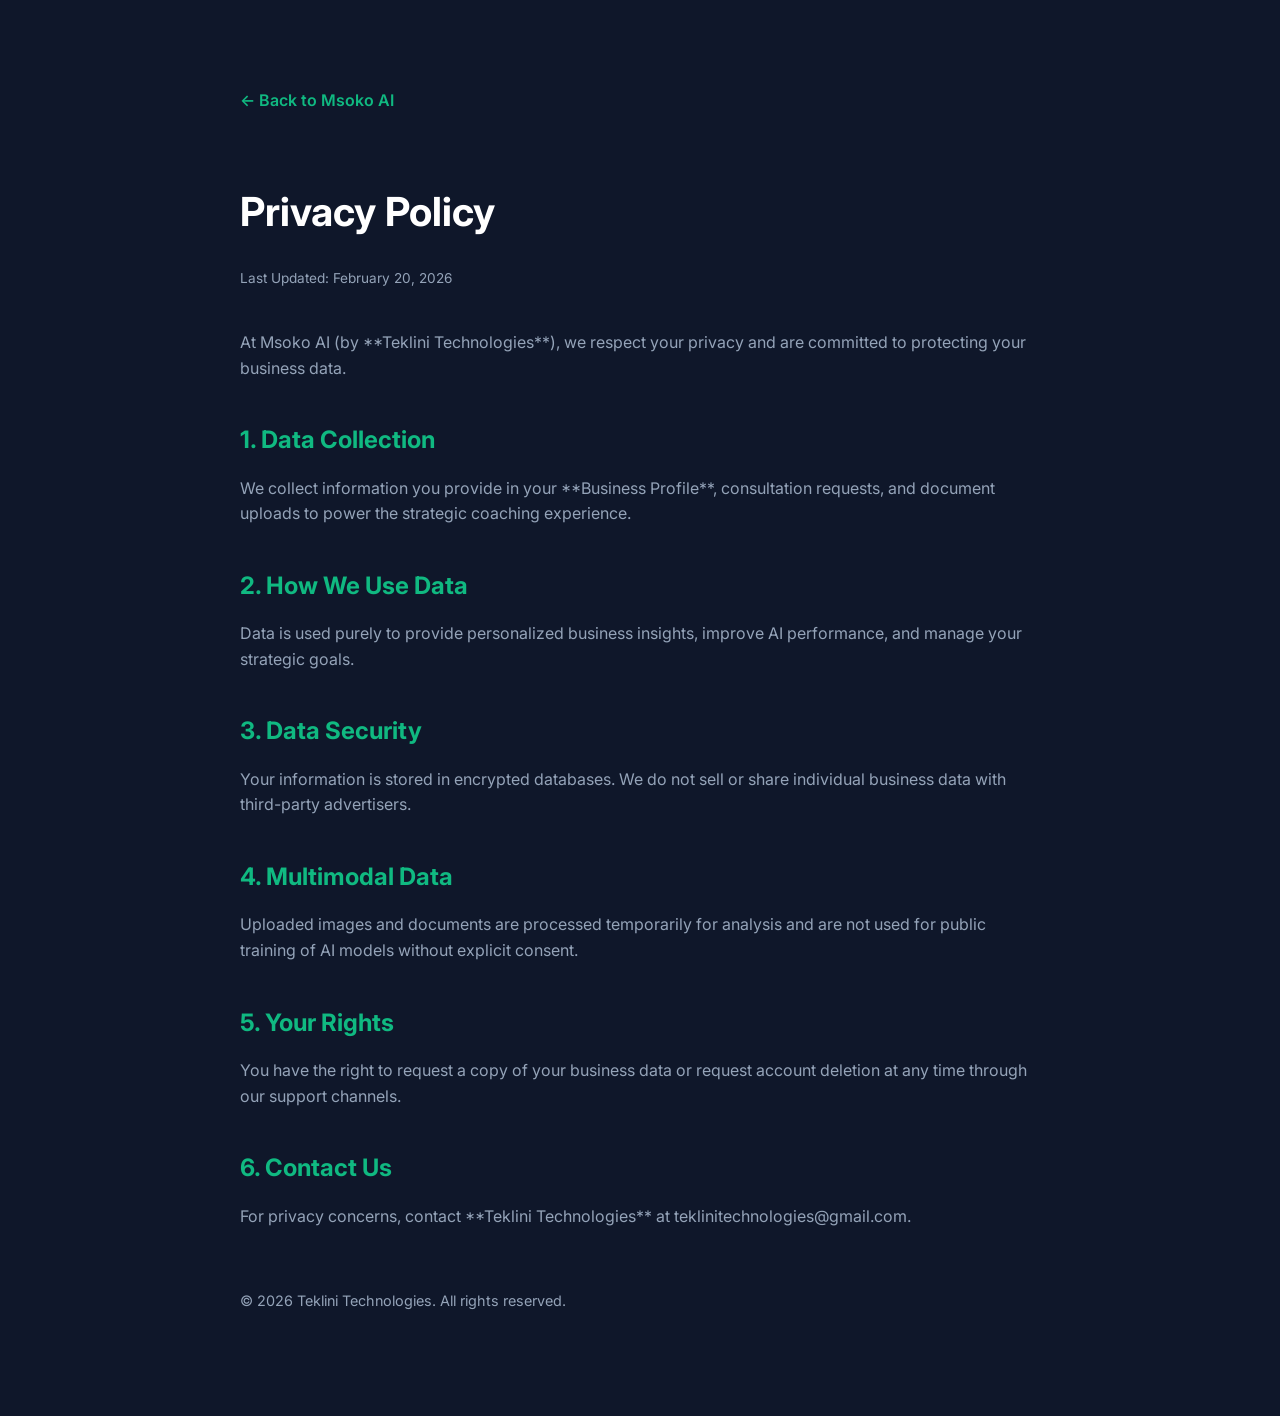
<file: backend/templates/privacy.html>
<!DOCTYPE html>
<html lang="en">
<head>
    <meta charset="UTF-8">
    <meta name="viewport" content="width=device-width, initial-scale=1.0">
    <title>Privacy Policy | Msoko AI</title>
    <link href="https://fonts.googleapis.com/css2?family=Inter:wght@300;400;500;600;700&display=swap" rel="stylesheet">
    <link rel="icon" type="image/png" href="/static/images/logo.png">
    <style>
        :root {
            --bg-dark: #0f172a;
            --bg-card: #1e293b;
            --primary: #10b981;
            --text-main: #f8fafc;
            --text-muted: #94a3b8;
            --border: rgba(255, 255, 255, 0.05);
        }
        body {
            font-family: 'Inter', sans-serif;
            background-color: var(--bg-dark);
            color: var(--text-main);
            line-height: 1.6;
            padding: 80px 24px;
        }
        .container {
            max-width: 800px;
            margin: 0 auto;
        }
        h1 { font-size: 2.5rem; margin-bottom: 24px; color: white; }
        h2 { font-size: 1.5rem; margin-top: 40px; margin-bottom: 16px; color: var(--primary); }
        p { color: var(--text-muted); margin-bottom: 16px; }
        .back-link {
            display: inline-block;
            margin-bottom: 40px;
            color: var(--primary);
            text-decoration: none;
            font-weight: 600;
        }
        .last-updated { font-size: 0.85rem; color: var(--text-muted); margin-bottom: 40px; }
    </style>
</head>
<body>
    <div class="container">
        <a href="/" class="back-link">← Back to Msoko AI</a>
        <h1>Privacy Policy</h1>
        <div class="last-updated">Last Updated: February 20, 2026</div>

        <p>At Msoko AI (by **Teklini Technologies**), we respect your privacy and are committed to protecting your business data.</p>

        <h2>1. Data Collection</h2>
        <p>We collect information you provide in your **Business Profile**, consultation requests, and document uploads to power the strategic coaching experience.</p>

        <h2>2. How We Use Data</h2>
        <p>Data is used purely to provide personalized business insights, improve AI performance, and manage your strategic goals.</p>

        <h2>3. Data Security</h2>
        <p>Your information is stored in encrypted databases. We do not sell or share individual business data with third-party advertisers.</p>

        <h2>4. Multimodal Data</h2>
        <p>Uploaded images and documents are processed temporarily for analysis and are not used for public training of AI models without explicit consent.</p>

        <h2>5. Your Rights</h2>
        <p>You have the right to request a copy of your business data or request account deletion at any time through our support channels.</p>

        <h2>6. Contact Us</h2>
        <p>For privacy concerns, contact **Teklini Technologies** at teklinitechnologies@gmail.com.</p>

        <p style="margin-top: 60px; font-size: 0.9rem;">© 2026 Teklini Technologies. All rights reserved.</p>
    </div>
</body>
</html>
</file>
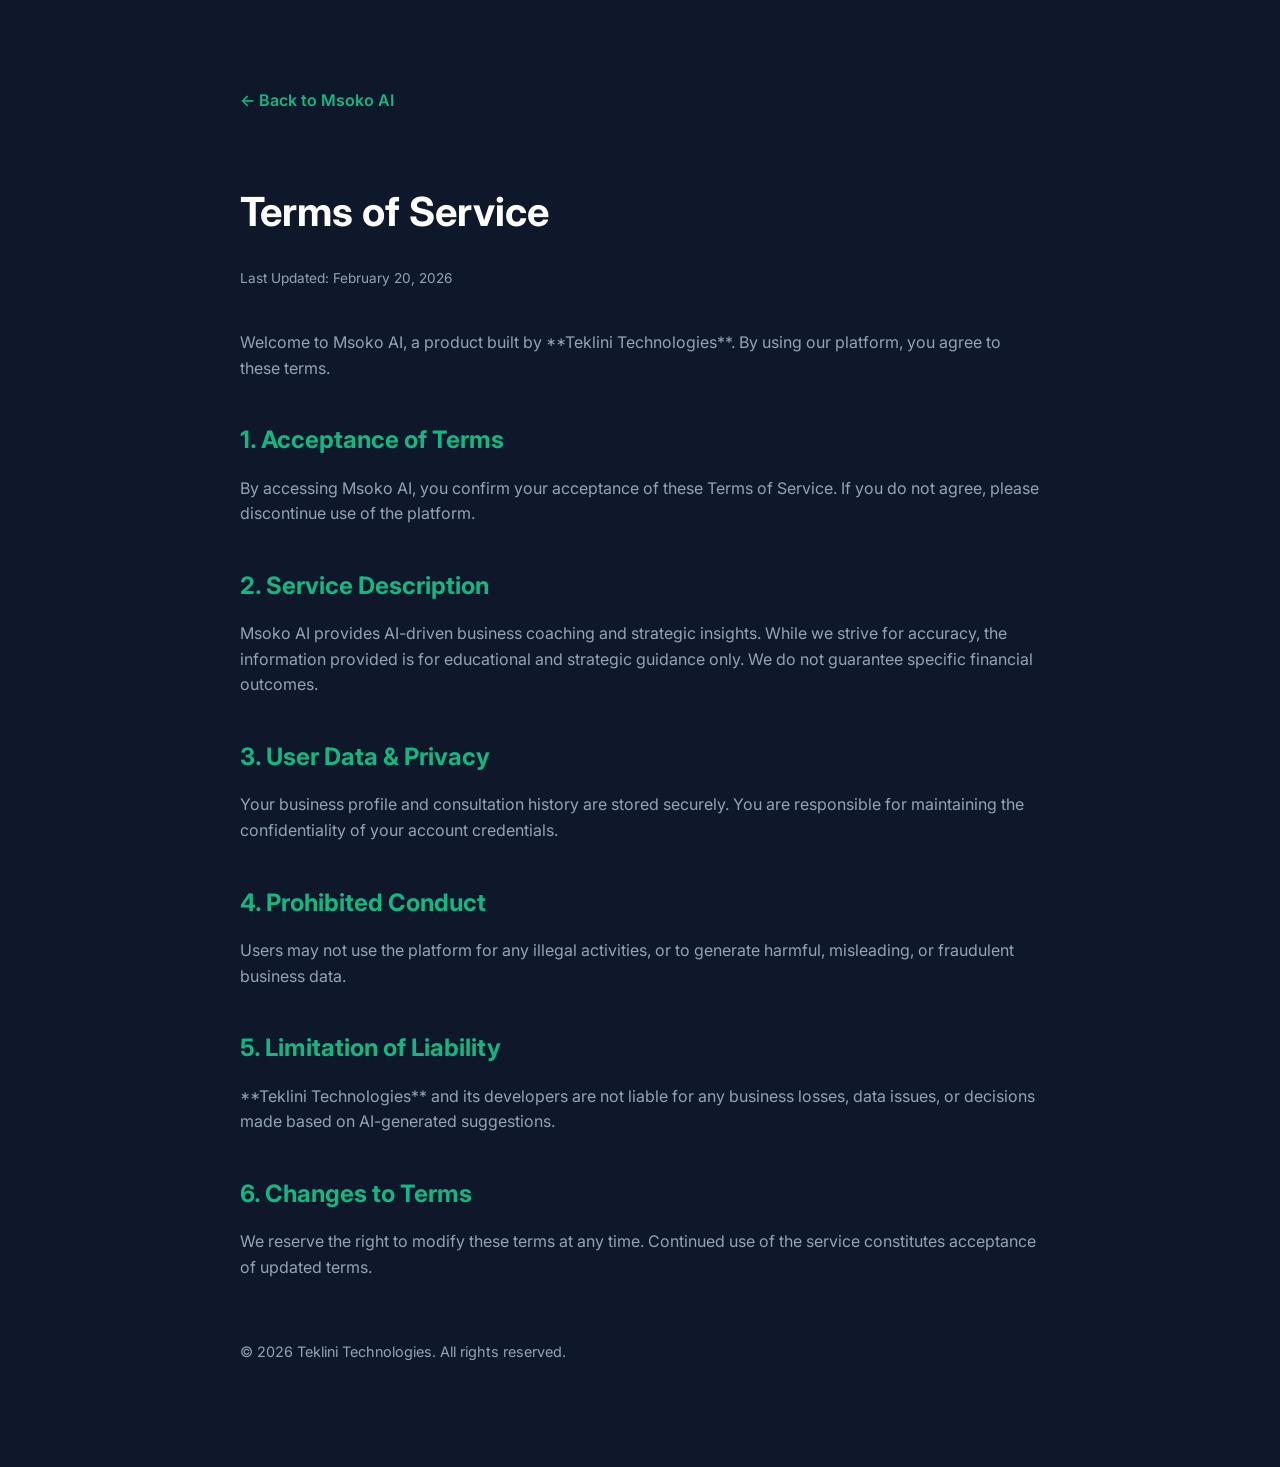
<file: backend/templates/terms.html>
<!DOCTYPE html>
<html lang="en">
<head>
    <meta charset="UTF-8">
    <meta name="viewport" content="width=device-width, initial-scale=1.0">
    <title>Terms of Service | Msoko AI</title>
    <link href="https://fonts.googleapis.com/css2?family=Inter:wght@300;400;500;600;700&display=swap" rel="stylesheet">
    <link rel="icon" type="image/png" href="/static/images/logo.png">
    <style>
        :root {
            --bg-dark: #0f172a;
            --bg-card: #1e293b;
            --primary: #10b981;
            --text-main: #f8fafc;
            --text-muted: #94a3b8;
            --border: rgba(255, 255, 255, 0.05);
        }
        body {
            font-family: 'Inter', sans-serif;
            background-color: var(--bg-dark);
            color: var(--text-main);
            line-height: 1.6;
            padding: 80px 24px;
        }
        .container {
            max-width: 800px;
            margin: 0 auto;
        }
        h1 { font-size: 2.5rem; margin-bottom: 24px; color: white; }
        h2 { font-size: 1.5rem; margin-top: 40px; margin-bottom: 16px; color: var(--primary); }
        p { color: var(--text-muted); margin-bottom: 16px; }
        .back-link {
            display: inline-block;
            margin-bottom: 40px;
            color: var(--primary);
            text-decoration: none;
            font-weight: 600;
        }
        .last-updated { font-size: 0.85rem; color: var(--text-muted); margin-bottom: 40px; }
    </style>
</head>
<body>
    <div class="container">
        <a href="/" class="back-link">← Back to Msoko AI</a>
        <h1>Terms of Service</h1>
        <div class="last-updated">Last Updated: February 20, 2026</div>
        
        <p>Welcome to Msoko AI, a product built by **Teklini Technologies**. By using our platform, you agree to these terms.</p>

        <h2>1. Acceptance of Terms</h2>
        <p>By accessing Msoko AI, you confirm your acceptance of these Terms of Service. If you do not agree, please discontinue use of the platform.</p>

        <h2>2. Service Description</h2>
        <p>Msoko AI provides AI-driven business coaching and strategic insights. While we strive for accuracy, the information provided is for educational and strategic guidance only. We do not guarantee specific financial outcomes.</p>

        <h2>3. User Data & Privacy</h2>
        <p>Your business profile and consultation history are stored securely. You are responsible for maintaining the confidentiality of your account credentials.</p>

        <h2>4. Prohibited Conduct</h2>
        <p>Users may not use the platform for any illegal activities, or to generate harmful, misleading, or fraudulent business data.</p>

        <h2>5. Limitation of Liability</h2>
        <p>**Teklini Technologies** and its developers are not liable for any business losses, data issues, or decisions made based on AI-generated suggestions.</p>

        <h2>6. Changes to Terms</h2>
        <p>We reserve the right to modify these terms at any time. Continued use of the service constitutes acceptance of updated terms.</p>

        <p style="margin-top: 60px; font-size: 0.9rem;">© 2026 Teklini Technologies. All rights reserved.</p>
    </div>
</body>
</html>
</file>
